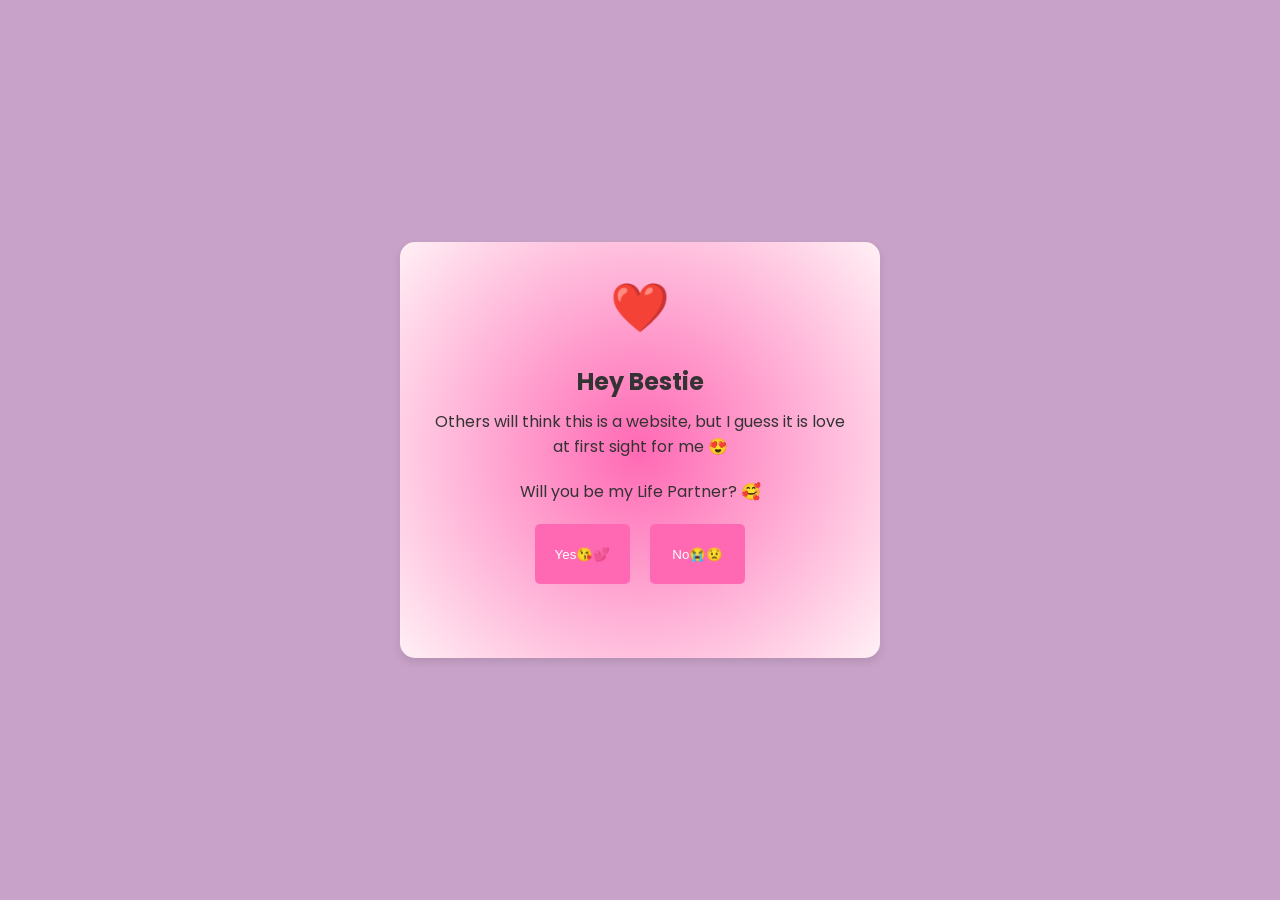
<file: index.html>
<!doctype html>
<html lang="en">
  <head>
    <meta charset="UTF-8" />
    <meta name="viewport" content="width=device-width, initial-scale=1.0" />
    <title>Proposal</title>
    <link rel="stylesheet" href="index.css" />
  </head>
  <body>
    <div class="card">
      <div class="heart">❤️</div>
      <h3>Hey Bestie</h3>
      <p>
        Others will think this is a website, but I guess it is love at first
        sight for me 😍
      </p>
      <p>Will you be my Life Partner? 🥰</p>
      <div class="btn">
        <button id="yesBtn">Yes😘💕</button>
        <button id="noBtn">No😭😟</button>
      </div>
      <p class="message" id="message"></p>
    </div>

    <script src="main.js"></script>
  </body>
</html>
</file>
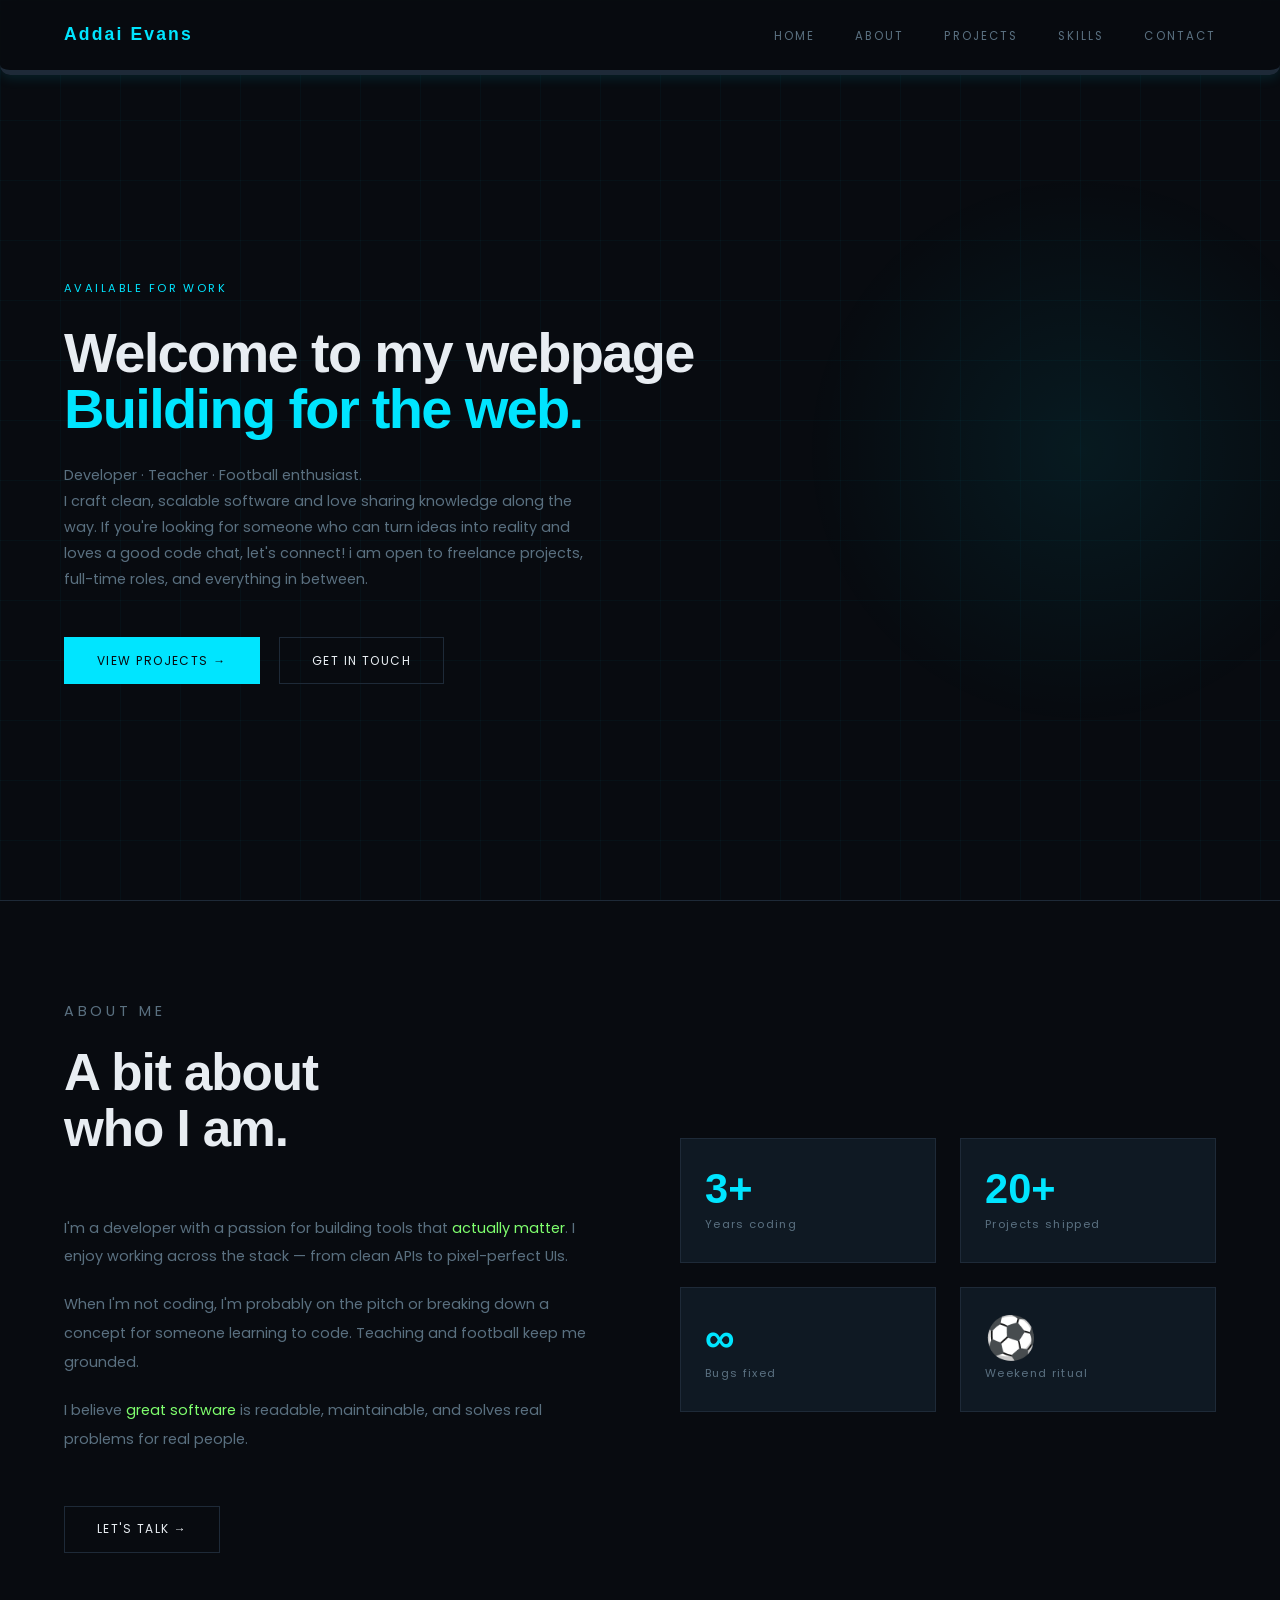
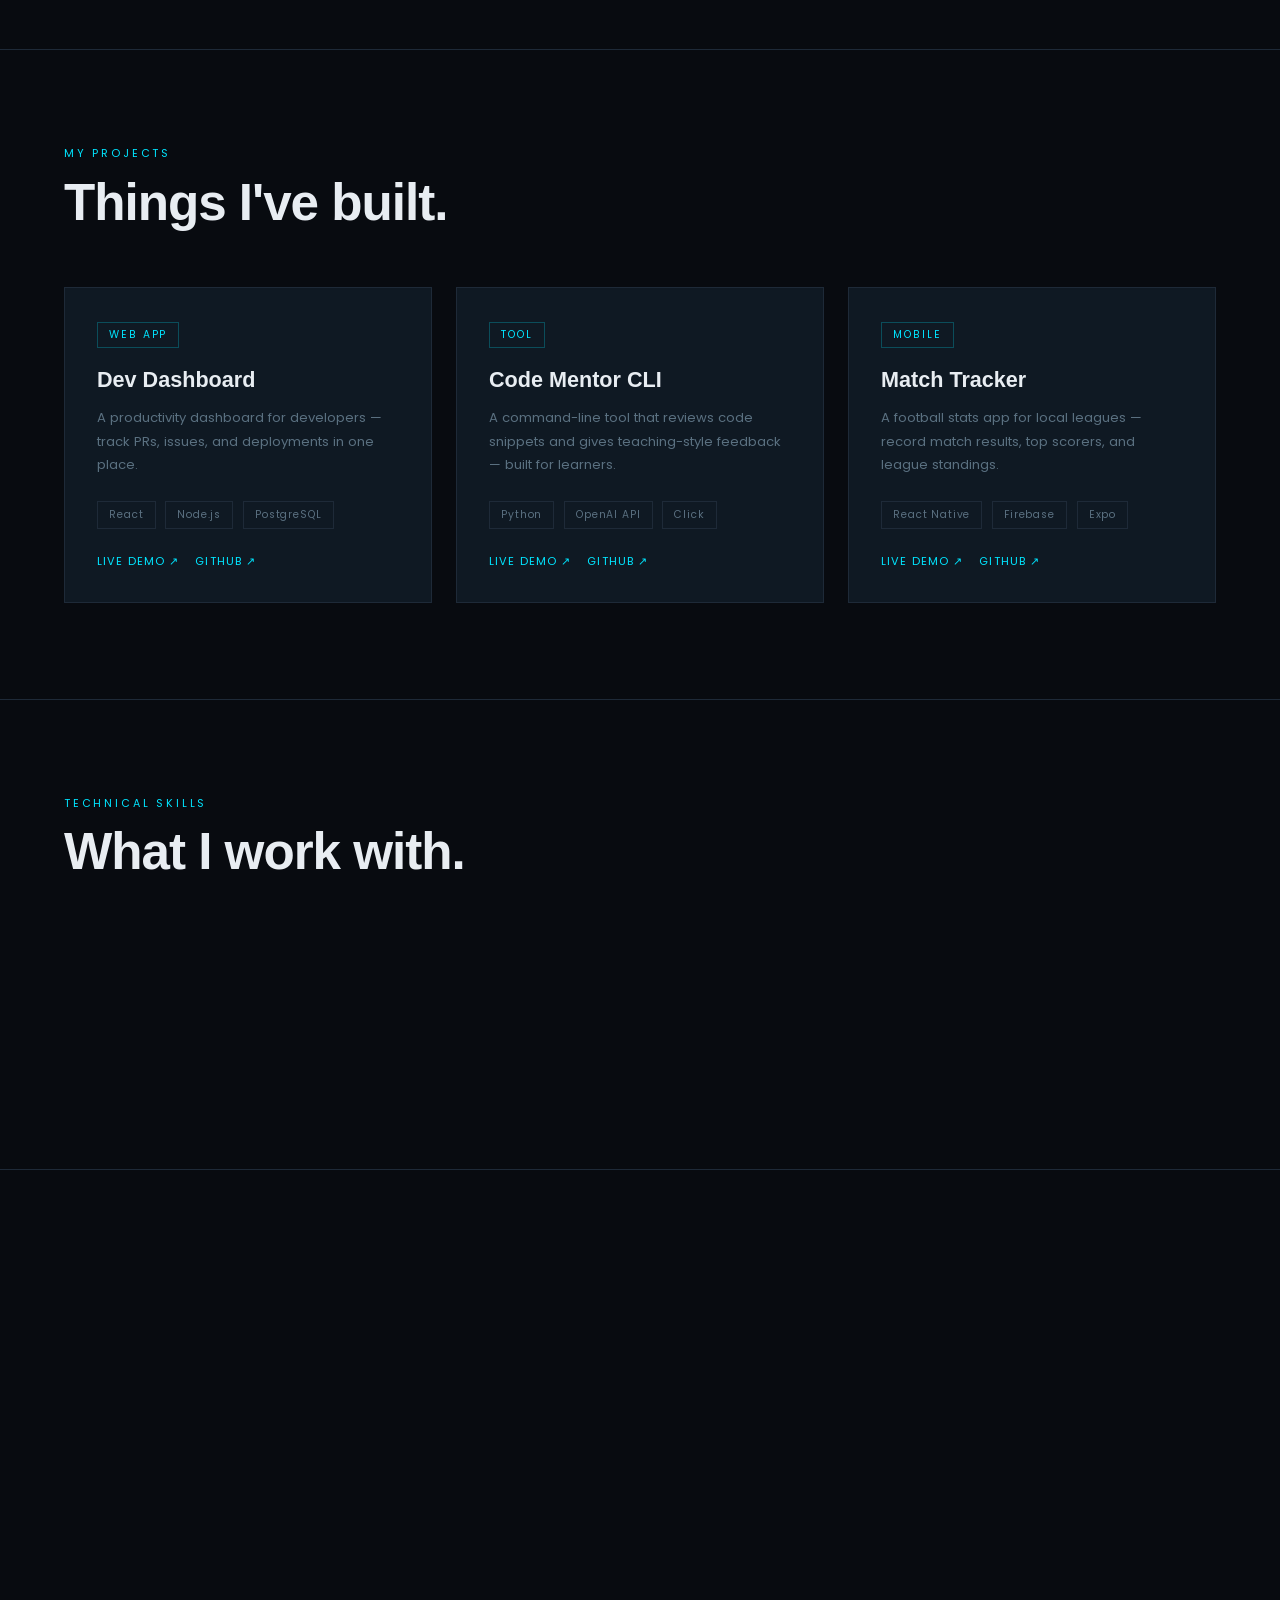
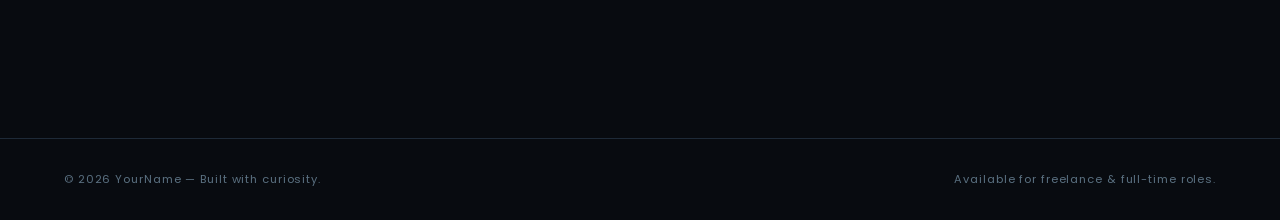
<file: portfolio.html>
<!DOCTYPE html>
<html lang="en">
<head>
<meta charset="UTF-8">
<meta name="viewport" content="width=device-width, initial-scale=1.0">
<title>Evans@Portfolio</title>
<link href="https://fonts.googleapis.com/css2?family=Poppins:ital,wght@0,100;0,200;0,300;0,400;0,500;0,600;0,700;0,800;0,900;1,100;1,200;1,300;1,400;1,500;1,600;1,700;1,800;1,900&display=swap" rel="stylesheet">
<style>
  :root {
    --bg: #080b10;
    --bg2: #₀d1117;
    --surface: #11172₀;
    --border: #1e2a38;
    --accent: #00e5ff;
    --accent2: #7fff6e;
    --accent3: #ff6b6b;
    --text: #e8edf2;
    --muted: #5a7080;
    --card: #0f1923;
  }

  *, *::before, *::after { box-sizing: border-box; margin: 0; padding: 0; }

  html { scroll-behavior: smooth; }

  body {
    background: var(--bg);
    color: var(--text);
    font-family:"Poppins", sans-serif;
    overflow-x: hidden;

  }

  
  /* Grid background */
  body::before {
    content: '';
    position: fixed;
    inset: 0;
    background-image:
      linear-gradient(rgba(0,229,255,0.03) 1px, transparent 1px),
      linear-gradient(90deg, rgba(0,229,255,0.03) 1px, transparent 1px);
    background-size: 60px 60px;
    pointer-events: none;
    z-index: 0;
  }

  /* NAV */
  nav {
    position: fixed;
    top: 0; left: 0; right: 0;
    z-index: 100;
    display: flex;
    justify-content: space-between;
    align-items: center;
    padding: 1.4rem 4rem;
    background: rgba(8,11,16,0.85);
    backdrop-filter: blur(12px);
    border-bottom: 5px solid var(--border); 
    border-bottom-left-radius: 10px;
    border-bottom-right-radius: 10px;
    box-shadow: 0 4px 12px rgba(0,229,255,0.1);
  }
  .nav-logo {
    font-family: 'Syne', sans-serif;
    font-size: 1.1rem;
    font-weight: 800;
    letter-spacing: 0.12em;
    color: var(--accent);
    text-decoration: none;
  }
  .nav-links { display: flex; gap: 2.5rem; list-style: none; }
  .nav-links a {
    font-size: 0.72rem;
    letter-spacing: 0.18em;
    text-transform: uppercase;
    color: var(--muted);
    text-decoration: none;
    transition: color 0.2s;
    transition: all 0.5s ease;
    border-bottom: 2px solid transparent;
  }
  .nav-links a:hover { color: var(--accent); border-bottom: 2px solid var(--accent);
    transform: translateY(5px);
   }


  /* HERO */
  .hero {
    min-height: 100vh;
    display: flex;
    align-items: center;
    padding: 8rem 4rem 4rem;
    position: relative;
    z-index: 1;
  }
  .hero-inner { max-width: 900px; }
  .hero-tag {
    font-size: 0.7rem;
    letter-spacing: 0.22em;
    text-transform: uppercase;
    color: var(--accent);
    margin-bottom: 1.8rem;
    opacity: 0;
    animation: fadeUp 0.6s 0.2s forwards;
  }
  .hero h1 {
    font-family: 'Syne', sans-serif;
    font-size: clamp(2rem, 6vw, 3.5rem);
    font-weight: 700;
    line-height: 1.0;
    letter-spacing: -0.03em;
    margin-bottom: 1.6rem;
    opacity: 0;
    animation: fadeUp 0.7s 0.35s forwards;
  }
  .hero h1 .line2 { color: var(--accent); }
  .hero-sub {
    font-size: 0.9rem;
    color: var(--muted);
    line-height: 1.8;
    max-width: 520px;
    margin-bottom: 2.8rem;
    opacity: 0;
    animation: fadeUp 0.7s 0.5s forwards;
  }
  .hero-cta {
    display: flex; gap: 1.2rem; flex-wrap: wrap;
    opacity: 0;
    animation: fadeUp 0.7s 0.65s forwards;
  }
  .btn {
    display: inline-flex; align-items: center; gap: 0.5rem;
    padding: 0.85rem 2rem;
    font-family: 'Poppins', sans-serif;
    font-size: 0.75rem;
    letter-spacing: 0.12em;
    text-transform: uppercase;
    text-decoration: none;
    border: 1px solid;
    transition: all 0.25s;
    cursor: pointer;
  }
  .btn-primary {
    background: var(--accent);
    color: var(--bg);
    border-color: var(--accent);
  }
  .btn-primary:hover { background: transparent; color: var(--accent); }
  .btn-ghost {
    background: transparent;
    color: var(--text);
    border-color: var(--border);
  }
  .btn-ghost:hover { border-color: var(--accent); color: var(--accent); }

  .hero-orb {
    position: absolute;
    right: -100px; top: 50%;
    transform: translateY(-50%);
    width: 600px; height: 600px;
    background: radial-gradient(circle, rgba(0,229,255,0.07) 0%, transparent 65%);
    border-radius: 50%;
    pointer-events: none;
    animation: pulse 5s ease-in-out infinite;
  }

  /* SECTIONS */
  section { padding: 6rem 4rem; position: relative; z-index: 1; }
  .section-label {
    font-size: 0.68rem;
    letter-spacing: 0.26em;
    text-transform: uppercase;
    color: var(--accent);
    margin-bottom: 0.8rem;
  }
  .section-title {
    font-family: 'Syne', sans-serif;
    font-size: clamp(2rem, 4vw, 3.2rem);
    font-weight: 800;
    line-height: 1.1;
    margin-bottom: 3.5rem;
    letter-spacing: -0.02em;
  }

  /* ABOUT */
  #about { background: var(--bg2); border-top: 1px solid var(--border); border-bottom: 1px solid var(--border); }
  .about-grid {
    display: grid;
    grid-template-columns: 1fr 1fr;
    gap: 5rem;
    align-items: center;
  }
  .about-text p {
    color: var(--muted);
    line-height: 2;
    font-size: 0.9rem;
    margin-bottom: 1.2rem;
  }
  .about-text p span { color: var(--accent2); }
  .about-stats {
    display: grid;
    grid-template-columns: 1fr 1fr;
    gap: 1.5rem;
  }
  .stat-card {
    background: var(--card);
    border: 1px solid var(--border);
    padding: 1.8rem 1.5rem;
    transition: border-color 0.25s, transform 0.25s;
  }
  .stat-card:hover { border-color: var(--accent); transform: translateY(-3px); }
  .stat-num {
    font-family: 'Syne', sans-serif;
    font-size: 2.6rem;
    font-weight: 800;
    color: var(--accent);
    line-height: 1;
    margin-bottom: 0.4rem;
  }
  .stat-label { font-size: 0.7rem; color: var(--muted); letter-spacing: 0.12em; }

  /* PROJECTS */
  .projects-grid { display: grid; grid-template-columns: repeat(auto-fit, minmax(320px, 1fr)); gap: 1.5rem; }
  .project-card {
    background: var(--card);
    border: 1px solid var(--border);
    padding: 2rem;
    transition: border-color 0.25s, transform 0.25s;
    position: relative;
    overflow: hidden;
  }
  .project-card::before {
    content: '';
    position: absolute;
    top: 0; left: 0; right: 0;
    height: 2px;
    background: linear-gradient(90deg, var(--accent), var(--accent2));
    transform: scaleX(0);
    transform-origin: left;
    transition: transform 0.3s;
  }
  .project-card:hover::before { transform: scaleX(1); }
  .project-card:hover { border-color: rgba(0,229,255,0.3); transform: translateY(-4px); }
  .project-tag {
    display: inline-block;
    font-size: 0.65rem;
    letter-spacing: 0.18em;
    text-transform: uppercase;
    color: var(--accent);
    border: 1px solid rgba(0,229,255,0.25);
    padding: 0.25rem 0.7rem;
    margin-bottom: 1.2rem;
  }
  .project-card h3 {
    font-family: 'Syne', sans-serif;
    font-size: 1.35rem;
    font-weight: 700;
    margin-bottom: 0.8rem;
  }
  .project-card p { font-size: 0.82rem; color: var(--muted); line-height: 1.8; margin-bottom: 1.5rem; }
  .project-stack { display: flex; gap: 0.6rem; flex-wrap: wrap; margin-bottom: 1.5rem; }
  .stack-pill {
    font-size: 0.65rem;
    background: var(--surface);
    color: var(--muted);
    padding: 0.3rem 0.7rem;
    border: 1px solid var(--border);
    letter-spacing: 0.08em;
  }
  .project-links { display: flex; gap: 1rem; }
  .project-link {
    font-size: 0.7rem;
    color: var(--accent);
    text-decoration: none;
    letter-spacing: 0.1em;
    text-transform: uppercase;
    transition: color 0.2s;
  }
  .project-link:hover { color: var(--accent2); }

  /* SKILLS */
  #skills { background: var(--bg2); border-top: 1px solid var(--border); border-bottom: 1px solid var(--border); }
  .skills-grid { display: grid; grid-template-columns: repeat(auto-fit, minmax(240px, 1fr)); gap: 2rem; }
  .skill-group h4 {
    font-family: 'Syne', sans-serif;
    font-size: 0.85rem;
    font-weight: 700;
    letter-spacing: 0.1em;
    color: var(--accent2);
    margin-bottom: 1.2rem;
    text-transform: uppercase;
  }
  .skill-item {
    display: flex; align-items: center; gap: 0.8rem;
    margin-bottom: 1rem;
  }
  .skill-name { font-size: 0.8rem; color: var(--text); min-width: 90px; }
  .skill-bar { flex: 1; height: 3px; background: var(--border); position: relative; overflow: hidden; }
  .skill-fill {
    position: absolute; inset: 0;
    background: linear-gradient(90deg, var(--accent), var(--accent2));
    transform-origin: left;
    animation: barFill 1.2s ease forwards;
  }
  @keyframes barFill { from { transform: scaleX(0); } }

  /* CONTACT */
  .contact-inner {
    max-width: 640px;
    margin: 0 auto;
    text-align: center;
  }
  .contact-inner .section-label { justify-content: center; display: flex; }
  .contact-inner .section-title { text-align: center; }
  .contact-inner p { color: var(--muted); font-size: 0.88rem; line-height: 1.9; margin-bottom: 2.5rem; }
  .contact-links { display: flex; justify-content: center; gap: 1.2rem; flex-wrap: wrap; }

  /* FOOTER */
  footer {
    padding: 2rem 4rem;
    border-top: 1px solid var(--border);
    display: flex;
    justify-content: space-between;
    align-items: center;
    font-size: 0.7rem;
    color: var(--muted);
    letter-spacing: 0.08em;
    position: relative;
    z-index: 1;
  }

  /* ANIMATIONS */
  @keyframes fadeUp {
    from { opacity: 0; transform: translateY(24px); }
    to { opacity: 1; transform: translateY(0); }
  }
  @keyframes pulse {
    0%, 100% { opacity: 0.7; transform: translateY(-50%) scale(1); }
    50% { opacity: 1; transform: translateY(-50%) scale(1.05); }
  }

  .reveal { opacity: 0; transform: translateY(28px); transition: opacity 0.7s ease, transform 0.7s ease; }
  .reveal.visible { opacity: 1; transform: none; }

  @media (max-width: 768px) {
    nav { padding: 1.2rem 1.5rem; }
    .nav-links { gap: 1.5rem; }
    section, .hero { padding: 4rem 1.5rem; }
    .about-grid { grid-template-columns: 1fr; gap: 2.5rem; }
    footer { flex-direction: column; gap: 0.5rem; text-align: center; }
  }
</style>
</head>
<body>
<!-- NAV -->
<nav>
  <a href="#home" class="nav-logo">Addai Evans</a>
  <ul class="nav-links">
    <li><a href="#home">Home</a></li>
    <li><a href="#about">About</a></li>
    <li><a href="#projects">Projects</a></li>
    <li><a href="#skills">Skills</a></li>
    <li><a href="#contact">Contact</a></li>
  </ul>
</nav>

<!-- HERO -->
<section class="hero" id="home">
  <div class="hero-inner">
    <p class="hero-tag">Available for work</p>
    <h1>
      Welcome to my webpage<br>
      <span class="line2">Building for the web.</span>
    </h1>
    <p class="hero-sub">
      Developer · Teacher · Football enthusiast.<br>
      I craft clean, scalable software and love sharing knowledge along the way.
      If you're looking for someone who can turn ideas into reality and loves a good code chat, let's connect! i am open to freelance projects, full-time roles, and everything in between.
    </p>
    <div class="hero-cta">
      <a href="#projects" class="btn btn-primary">View Projects →</a>
      <a href="#contact" class="btn btn-ghost">Get in Touch</a>
    </div>
  </div>
  <div class="hero-orb"></div>
</section>

<!-- ABOUT -->
<section id="about">
  <div class="about-grid reveal">
    <div class="about-text">
      <p class="section-label">About me</p>
      <h2 class="section-title">A bit about<br>who I am.</h2>
      <p>I'm a developer with a passion for building tools that <span>actually matter</span>. I enjoy working across the stack — from clean APIs to pixel-perfect UIs.</p>
      <p>When I'm not coding, I'm probably on the pitch or breaking down a concept for someone learning to code. Teaching and football keep me grounded.</p>
      <p>I believe <span>great software</span> is readable, maintainable, and solves real problems for real people.</p>
      <br>
      <a href="#contact" class="btn btn-ghost" style="margin-top:0.5rem;">Let's talk →</a>
    </div>
    <div class="about-stats">
      <div class="stat-card">
        <div class="stat-num">3+</div>
        <div class="stat-label">Years coding</div>
      </div>
      <div class="stat-card">
        <div class="stat-num">20+</div>
        <div class="stat-label">Projects shipped</div>
      </div>
      <div class="stat-card">
        <div class="stat-num">∞</div>
        <div class="stat-label">Bugs fixed</div>
      </div>
      <div class="stat-card">
        <div class="stat-num">⚽</div>
        <div class="stat-label">Weekend ritual</div>
      </div>
    </div>
  </div>
</section>

<!-- PROJECTS -->
<section id="projects">
  <p class="section-label reveal">My Projects</p>
  <h2 class="section-title reveal">Things I've built.</h2>
  <div class="projects-grid">

    <div class="project-card reveal">
      <span class="project-tag">Web App</span>
      <h3>Dev Dashboard</h3>
      <p>A productivity dashboard for developers — track PRs, issues, and deployments in one place.</p>
      <div class="project-stack">
        <span class="stack-pill">React</span>
        <span class="stack-pill">Node.js</span>
        <span class="stack-pill">PostgreSQL</span>
      </div>
      <div class="project-links">
        <a href="#" class="project-link">Live Demo ↗</a>
        <a href="#" class="project-link">GitHub ↗</a>
      </div>
    </div>

    <div class="project-card reveal">
      <span class="project-tag">Tool</span>
      <h3>Code Mentor CLI</h3>
      <p>A command-line tool that reviews code snippets and gives teaching-style feedback — built for learners.</p>
      <div class="project-stack">
        <span class="stack-pill">Python</span>
        <span class="stack-pill">OpenAI API</span>
        <span class="stack-pill">Click</span>
      </div>
      <div class="project-links">
        <a href="#" class="project-link">Live Demo ↗</a>
        <a href="#" class="project-link">GitHub ↗</a>
      </div>
    </div>

    <div class="project-card reveal">
      <span class="project-tag">Mobile</span>
      <h3>Match Tracker</h3>
      <p>A football stats app for local leagues — record match results, top scorers, and league standings.</p>
      <div class="project-stack">
        <span class="stack-pill">React Native</span>
        <span class="stack-pill">Firebase</span>
        <span class="stack-pill">Expo</span>
      </div>
      <div class="project-links">
        <a href="#" class="project-link">Live Demo ↗</a>
        <a href="#" class="project-link">GitHub ↗</a>
      </div>
    </div>

  </div>
</section>

<!-- SKILLS -->
<section id="skills">
  <p class="section-label reveal">Technical skills</p>
  <h2 class="section-title reveal">What I work with.</h2>
  <div class="skills-grid reveal">

    <div class="skill-group">
      <h4>Frontend</h4>
      <div class="skill-item"><span class="skill-name">React</span><div class="skill-bar"><div class="skill-fill" style="width:90%"></div></div></div>
      <div class="skill-item"><span class="skill-name">TypeScript</span><div class="skill-bar"><div class="skill-fill" style="width:82%"></div></div></div>
      <div class="skill-item"><span class="skill-name">CSS / UI</span><div class="skill-bar"><div class="skill-fill" style="width:88%"></div></div></div>
    </div>

    <div class="skill-group">
      <h4>Backend</h4>
      <div class="skill-item"><span class="skill-name">Node.js</span><div class="skill-bar"><div class="skill-fill" style="width:85%"></div></div></div>
      <div class="skill-item"><span class="skill-name">Python</span><div class="skill-bar"><div class="skill-fill" style="width:80%"></div></div></div>
      <div class="skill-item"><span class="skill-name">SQL</span><div class="skill-bar"><div class="skill-fill" style="width:75%"></div></div></div>
    </div>

    <div class="skill-group">
      <h4>Tools & Other</h4>
      <div class="skill-item"><span class="skill-name">Git</span><div class="skill-bar"><div class="skill-fill" style="width:92%"></div></div></div>
      <div class="skill-item"><span class="skill-name">Docker</span><div class="skill-bar"><div class="skill-fill" style="width:70%"></div></div></div>
      <div class="skill-item"><span class="skill-name">Teaching</span><div class="skill-bar"><div class="skill-fill" style="width:95%"></div></div></div>
    </div>

  </div>
</section>

<!-- CONTACT -->
<section id="contact">
  <div class="contact-inner reveal">
    <p class="section-label">Let's get in touch</p>
    <h2 class="section-title">Let's build<br>something great.</h2>
    <p>Whether it's a project, a freelance gig, or just a good conversation about code or football — my inbox is open.</p>
    <div class="contact-links">
      <a href="mailto:nanaarchimedes09@email.com" class="btn btn-primary">Email Me →</a>
      <a href="https://github.com/EvansAddai" class="btn btn-ghost" target="_blank">GitHub ↗</a>
      <a href="https://www.linkedin.com/in/addai-evans" class="btn btn-ghost" target="_blank">LinkedIn ↗</a>
    </div>
  </div>
</section>

<!-- FOOTER -->
<footer>
  <span>© 2026 YourName — Built with curiosity.</span>
  <span>Available for freelance & full-time roles.</span>
</footer>

<script>

  // Scroll reveal
  const observer = new IntersectionObserver(entries => {
    entries.forEach((e, i) => {
      if (e.isIntersecting) {
        setTimeout(() => e.target.classList.add('visible'), i * 80);
      }
    });
  }, { threshold: 0.12 });
  document.querySelectorAll('.reveal').forEach(el => observer.observe(el));
</script>
</body>
</html>
</file>
<file: index.css>
@import url('https://fonts.googleapis.com/css2?family=Poppins:ital,wght@0,100;0,200;0,300;0,400;0,500;0,600;0,700;0,800;0,900;1,100;1,200;1,300;1,400;1,500;1,600;1,700;1,800;1,900&display=swap');

:root {
    --primary-color: #ff69b4;
    --secondary-color: #c8a2c8;
    --text-color: #333;
    --background-color: #fff0f5;
}

* {
    margin: 0;
    padding: 0;
    box-sizing: border-box;

}
body {
    font-family: 'Poppins', sans-serif;
    background-color: var(--secondary-color);
    display: flex;
    justify-content: center;
    align-items: center;
    height: 100vh;
}

.card {
    position: relative;
    background: radial-gradient(circle, var(--primary-color), var(--background-color));

    border-radius: 15px;
    padding: 30px;
    text-align: center;
    box-shadow: 0 4px 8px rgba(0, 0, 0, 0.1);
    height: 26rem;
    width: 30rem;   
}
.heart {
    font-size: 3rem;
    margin-bottom: 20px;
}
.heart:hover {
    animation: heartbeat 1s infinite;
}

@keyframes heartbeat {
    0%, 100% {
        transform: scale(1);
    }
    25% {
        transform: scale(1.2);
    }
    50% {
        transform: scale(1);
    }
    75% {
        transform: scale(1.2);
    }
}

h3 {
    color: var(--text-color);
    margin-bottom: 10px;
    font-size: 1.5rem;
}
p {
    color: var(--text-color);
    margin-bottom: 20px;
    font-size: 1rem;
}

.btn {
    position: relative;
    display: flex;
    justify-content: center;
    gap: 20px;
    min-height: 60px;
}

#noBtn {
    position: relative;
    background-color: var(--primary-color);
    color: white;
    border: 2px solid transparent;
    padding: 10px 20px;
    border-radius: 5px;
    cursor: pointer;
    box-sizing: border-box;
    transition: background-color 0.3s ease, left 0.3s ease, top 0.3s ease;
}

#noBtn:hover {
    background-color: var(--secondary-color);
    border-color: var(--primary-color);
}

#yesBtn {
    background-color: var(--primary-color);
    color: white;
    border: none;
    padding: 10px 20px;
    border-radius: 5px;
    cursor: pointer;
    transition: transform 0.3s ease, background-color 0.3s ease;
}

#yesBtn:hover {
    background-color: var(--primary-color);
    transform: scale(1);
    border: 2px solid var(--secondary-color);
}

.card a {
    text-decoration: none;
}

.card a button {
    background-color: var(--primary-color);
    color: white;
    border: none;
    padding: 10px 20px;
    border-radius: 5px;
    cursor: pointer;
    transition: transform 0.3s ease, background-color 0.3s ease, border 0.3s ease;
    font-family: inherit;
}

.card a button:hover {
    background-color: var(--secondary-color);
    transform: scale(1.02);
    border: 2px solid var(--primary-color);
}

.message {
    margin-top: 20px;
    font-size: 1rem;
    color: var(--text-color);
}

@media (max-width: 768px) {
    .card {
        width: 85vw;
        height: auto;
        padding: 20px;
    }

    h3 {
        font-size: 1.2rem;
    }

    p {
        font-size: 0.9rem;
        margin-bottom: 15px;
    }

    .btn {
        gap: 10px;
    }

    #yesBtn, #noBtn {
        padding: 8px 16px;
        font-size: 0.9rem;
    }

    .card a button {
        padding: 8px 16px;
        font-size: 0.9rem;
    }
}
</file>
